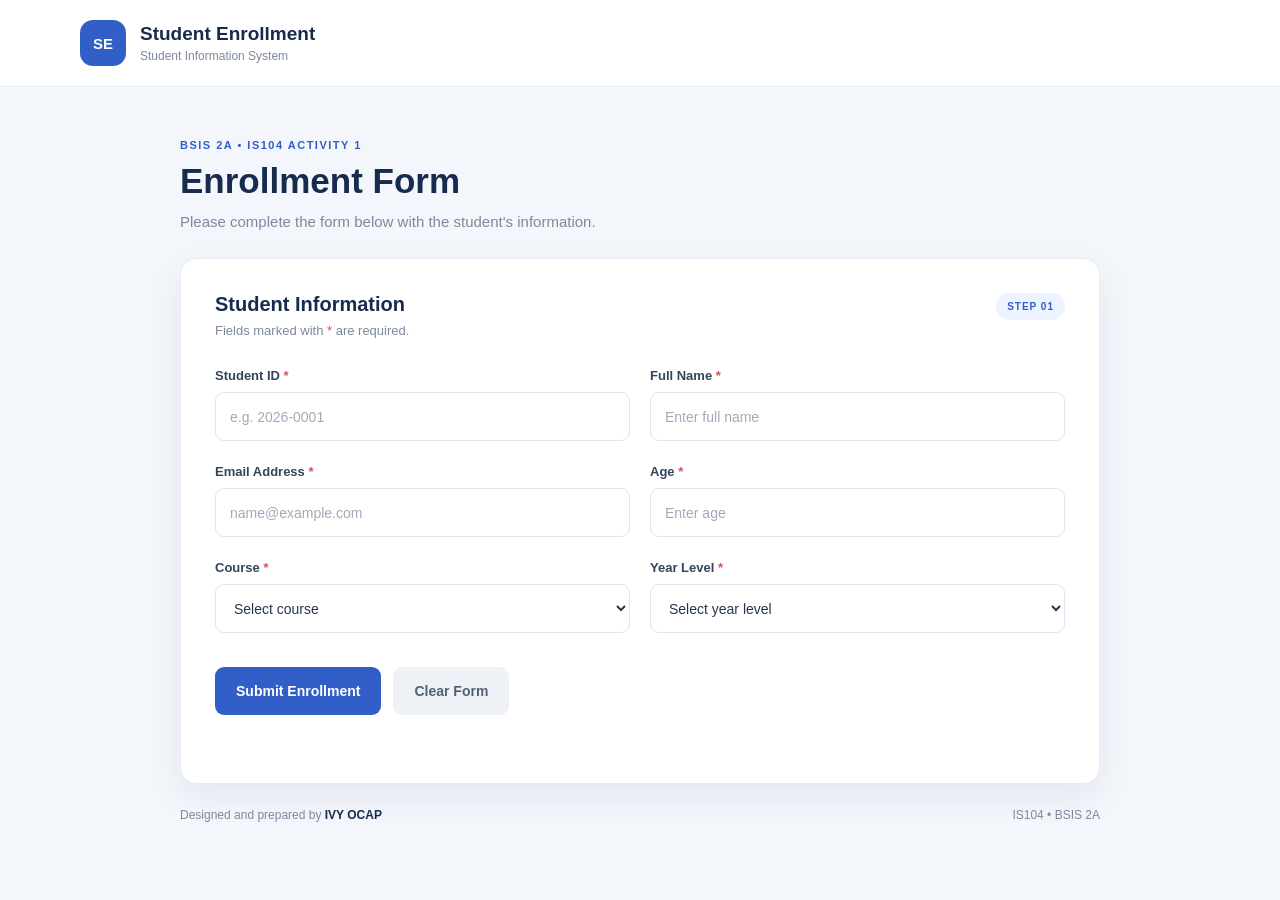
<file: index.html>
<!DOCTYPE html>
<html lang="en">
<head>
  <meta charset="UTF-8">
  <meta name="viewport" content="width=device-width, initial-scale=1.0">
  <title>Student Enrollment Form | Ivy Ocap</title>
  <link rel="stylesheet" href="style.css">
</head>
<body>
  <header class="topbar">
    <div class="brand-mark">SE</div>
    <div>
      <h1>Student Enrollment</h1>
      <p>Student Information System</p>
    </div>
  </header>

  <main class="page">
    <section class="intro">
      <p class="eyebrow">BSIS 2A • IS104 ACTIVITY 1</p>
      <h2>Enrollment Form</h2>
      <p class="description">Please complete the form below with the student's information.</p>
    </section>

    <section class="card">
      <div class="card-heading">
        <div>
          <h3>Student Information</h3>
          <p>Fields marked with <span class="required">*</span> are required.</p>
        </div>
        <span class="step">STEP 01</span>
      </div>

      <form id="enrollmentForm">
        <div class="form-grid">
          <div class="form-group">
            <label for="studentId">Student ID <span class="required">*</span></label>
            <input id="studentId" name="studentId" type="text" placeholder="e.g. 2026-0001" required>
          </div>

          <div class="form-group">
            <label for="fullName">Full Name <span class="required">*</span></label>
            <input id="fullName" name="fullName" type="text" placeholder="Enter full name" required>
          </div>

          <div class="form-group">
            <label for="email">Email Address <span class="required">*</span></label>
            <input id="email" name="email" type="email" placeholder="name@example.com" required>
          </div>

          <div class="form-group">
            <label for="age">Age <span class="required">*</span></label>
            <input id="age" name="age" type="number" min="1" max="100" placeholder="Enter age" required>
          </div>

          <div class="form-group">
            <label for="course">Course <span class="required">*</span></label>
            <select id="course" name="course" required>
              <option value="">Select course</option>
              <option>BS Information Systems</option>
              <option>BS Information Technology</option>
              <option>BS Computer Science</option>
              <option>BS Computer Engineering</option>
            </select>
          </div>

          <div class="form-group">
            <label for="yearLevel">Year Level <span class="required">*</span></label>
            <select id="yearLevel" name="yearLevel" required>
              <option value="">Select year level</option>
              <option>1st Year</option>
              <option>2nd Year</option>
              <option>3rd Year</option>
              <option>4th Year</option>
            </select>
          </div>
        </div>

        <div class="actions">
          <button class="submit-btn" type="submit">Submit Enrollment</button>
          <button class="clear-btn" type="reset">Clear Form</button>
        </div>
        <p id="formMessage" class="form-message" role="status"></p>
      </form>
    </section>

    <footer>
      <p>Designed and prepared by <strong>IVY OCAP</strong></p>
      <p>IS104 • BSIS 2A</p>
    </footer>
  </main>

  <script>
    const form = document.getElementById("enrollmentForm");
    const message = document.getElementById("formMessage");

    form.addEventListener("submit", function (event) {
      event.preventDefault();

      if (!form.checkValidity()) {
        form.reportValidity();
        return;
      }

      message.textContent = "Enrollment form submitted successfully!";
      message.classList.add("success");
    });

    form.addEventListener("reset", function () {
      message.textContent = "";
      message.classList.remove("success");
    });
  </script>
</body>
</html>
</file>
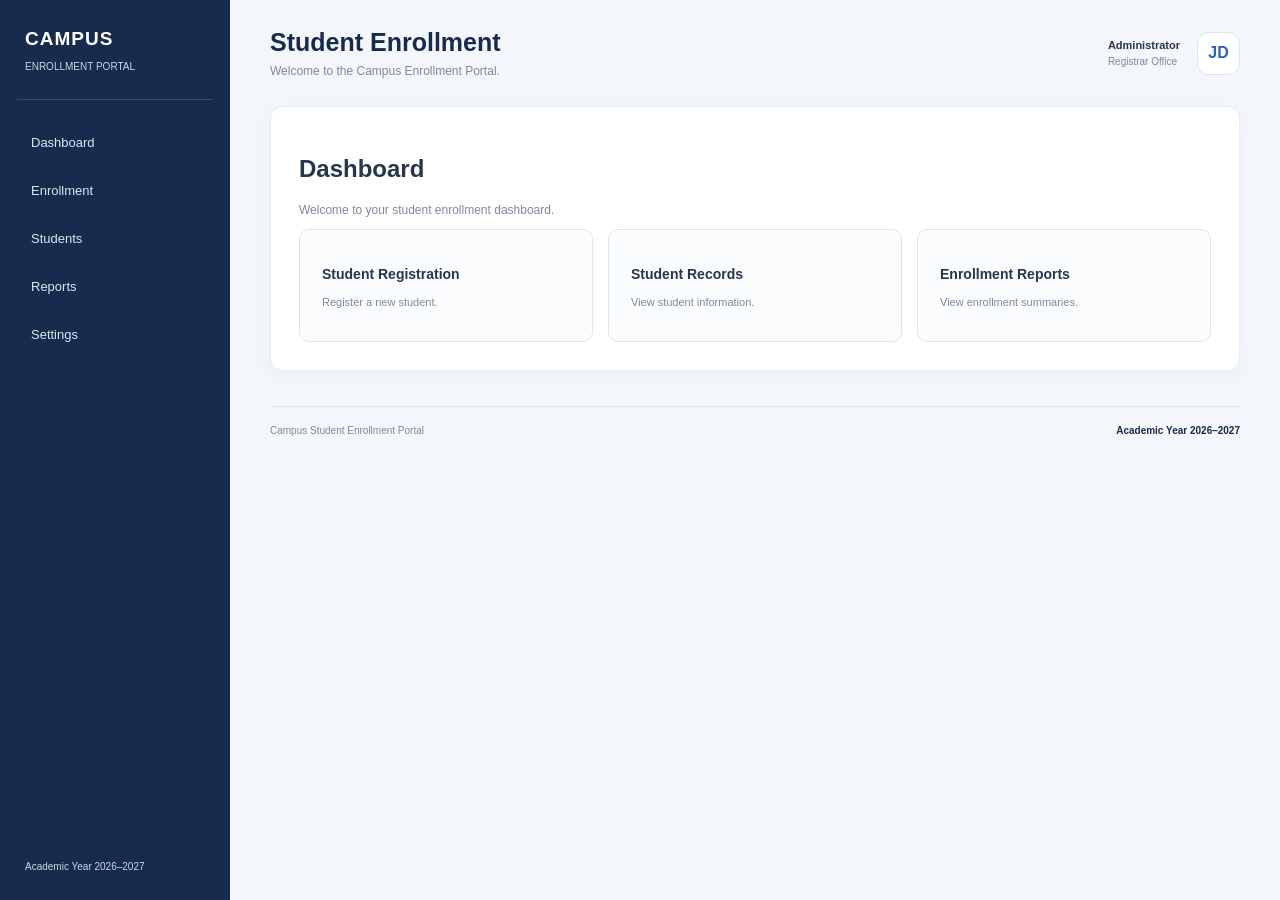
<file: BSIS-2A/Ocap_Ivy/Activity01/index.html>
<!DOCTYPE html><html lang="en">
<head>
    <meta charset="UTF-8">
    <meta name="viewport" content="width=device-width, initial-scale=1.0">
    <meta name="description" content="Campus Student Enrollment Portal">
    <title>Campus | Student Enrollment Portal</title>
    <link rel="stylesheet" href="style.css">
</head>
<body><div class="app-shell"><aside class="sidebar">
    <div class="brand">
        <h2>CAMPUS</h2>
        <span>ENROLLMENT PORTAL</span>
    </div>

    <nav class="nav-menu">
        <a href="#dashboard" class="nav-link">Dashboard</a>
        <a href="#enrollment" class="nav-link">Enrollment</a>
        <a href="#students" class="nav-link">Students</a>
        <a href="#reports" class="nav-link">Reports</a>
        <a href="#settings" class="nav-link">Settings</a>
    </nav>

    <div class="academic-year">
        Academic Year 2026–2027
    </div>
</aside>

<main class="main-area">

    <header class="topbar">
        <div>
            <h1>Student Enrollment</h1>
            <p>Welcome to the Campus Enrollment Portal.</p>
        </div>

        <div class="admin">
            <div>
                <strong>Administrator</strong>
                <span>Registrar Office</span>
            </div>
            <div class="avatar">JD</div>
        </div>
    </header>

    <!-- DASHBOARD -->
    <section id="dashboard" class="page">
        <div class="panel">
            <h2>Dashboard</h2>
            <p class="muted">Welcome to your student enrollment dashboard.</p>

            <div class="dashboard-cards">
                <a href="#enrollment" class="dashboard-card">
                    <h3>Student Registration</h3>
                    <p>Register a new student.</p>
                </a>

                <a href="#students" class="dashboard-card">
                    <h3>Student Records</h3>
                    <p>View student information.</p>
                </a>

                <a href="#reports" class="dashboard-card">
                    <h3>Enrollment Reports</h3>
                    <p>View enrollment summaries.</p>
                </a>
            </div>
        </div>
    </section>

    <!-- ENROLLMENT -->
    <section id="enrollment" class="page">
        <div class="panel">
            <div class="panel-heading">
                <h2>New Student Registration</h2>
                <p>Fields marked with <b>*</b> are required.</p>
            </div>

            <form action="#" method="get">

                <div class="form-grid">

                    <div class="field">
                        <label for="studentId">Student ID <b>*</b></label>
                        <input type="text" id="studentId"
                               name="studentId"
                               placeholder="Enter student ID" required>
                    </div>

                    <div class="field">
                        <label for="fullName">Full Name <b>*</b></label>
                        <input type="text" id="fullName"
                               name="fullName"
                               placeholder="Enter full name" required>
                    </div>

                    <div class="field">
                        <label for="email">Email Address <b>*</b></label>
                        <input type="email" id="email"
                               name="email"
                               placeholder="name@example.com" required>
                    </div>

                    <div class="field">
                        <label for="age">Age <b>*</b></label>
                        <input type="number" id="age"
                               name="age"
                               min="18"
                               placeholder="Enter age" required>
                    </div>

                    <div class="field">
                        <label for="course">Course <b>*</b></label>
                        <select id="course" name="course" required>
                            <option value="">Select course</option>
                            <option>BS Information Systems</option>
                            <option>BS Information Technology</option>
                        </select>
                    </div>

                    <div class="field">
                        <label for="year">Year Level <b>*</b></label>
                        <select id="year" name="year" required>
                            <option value="">Select year level</option>
                            <option>1st Year</option>
                            <option>2nd Year</option>
                            <option>3rd Year</option>
                            <option>4th Year</option>
                        </select>
                    </div>

                </div>

                <p class="form-help">
                    Please review the information before submitting.
                </p>

                <div class="form-actions">
                    <button type="reset" class="button button-light">
                        Clear Form
                    </button>

                    <button type="submit" class="button button-primary">
                        Submit Enrollment
                    </button>
                </div>

            </form>
        </div>
    </section>

    <!-- STUDENTS -->
    <section id="students" class="page">
        <div class="panel">
            <div class="panel-heading">
                <h2>Enrolled Students</h2>
                <p>Sample student records for Academic Year 2026–2027.</p>
            </div>

            <div class="table-wrap">
                <table>
                    <thead>
                        <tr>
                            <th>STUDENT ID</th>
                            <th>FULL NAME</th>
                            <th>EMAIL</th>
                            <th>COURSE</th>
                            <th>YEAR</th>
                            <th>STATUS</th>
                        </tr>
                    </thead>

                    <tbody>
                        <tr>
                            <td>2026-001</td>
                            <td>Juan Dela Cruz</td>
                            <td>juan@email.com</td>
                            <td>BSIS</td>
                            <td>1st</td>
                            <td><span class="status enrolled">Enrolled</span></td>
                        </tr>

                        <tr>
                            <td>2026-002</td>
                            <td>Maria Santos</td>
                            <td>maria@email.com</td>
                            <td>BSIT</td>
                            <td>2nd</td>
                            <td><span class="status enrolled">Enrolled</span></td>
                        </tr>

                        <tr>
                            <td>2026-003</td>
                            <td>Pedro Reyes</td>
                            <td>pedro@email.com</td>
                            <td>BSIS</td>
                            <td>1st</td>
                            <td><span class="status pending">Pending</span></td>
                        </tr>
                    </tbody>
                </table>
            </div>

            <p class="muted table-note">Showing 3 sample students.</p>
        </div>
    </section>

    <!-- REPORTS -->
    <section id="reports" class="page">
        <div class="panel">
            <div class="panel-heading">
                <h2>Enrollment Overview</h2>
                <p>Quick snapshot of sample registration records.</p>
            </div>

            <div class="stats-grid">
                <div class="stat-card">
                    <span>TOTAL STUDENTS</span>
                    <strong>128</strong>
                    <small>All registered students</small>
                </div>

                <div class="stat-card">
                    <span>ENROLLED</span>
                    <strong class="green">112</strong>
                    <small>87.5% of total</small>
                </div>

                <div class="stat-card">
                    <span>PENDING</span>
                    <strong class="orange">16</strong>
                    <small>Needs review</small>
                </div>
            </div>

            <div class="report-grid">
                <div>
                    <h3>Students by Year Level</h3>

                    <div class="bar-row">
                        <span>1st Year</span>
                        <div class="bar"><i style="width:100%"></i></div>
                        <b>42</b>
                    </div>

                    <div class="bar-row">
                        <span>2nd Year</span>
                        <div class="bar"><i style="width:85%"></i></div>
                        <b>36</b>
                    </div>

                    <div class="bar-row">
                        <span>3rd Year</span>
                        <div class="bar"><i style="width:71%"></i></div>
                        <b>30</b>
                    </div>

                    <div class="bar-row">
                        <span>4th Year</span>
                        <div class="bar"><i style="width:48%"></i></div>
                        <b>20</b>
                    </div>
                </div>

                <div>
                    <h3>Enrollment by Course</h3>

                    <div class="course-item">
                        <span>BS Information Systems</span>
                        <strong>76</strong>
                    </div>

                    <div class="course-item">
                        <span>BS Information Technology</span>
                        <strong>52</strong>
                    </div>
                </div>
            </div>
        </div>
    </section>

    <!-- SETTINGS -->
    <section id="settings" class="page">
        <div class="panel">
            <div class="panel-heading">
                <h2>Settings</h2>
                <p>Portal information and academic year.</p>
            </div>

            <div class="settings-content">
                <label for="portal">Portal Name</label>
                <input id="portal" type="text" value="CAMPUS" readonly>

                <label for="academic">Academic Year</label>
                <input id="academic" type="text"
                       value="2026–2027" readonly>

                <p class="muted">
                    Campus Student Enrollment Portal.
                    HTML and CSS demonstration.
                </p>
            </div>
        </div>
    </section>

    <footer>
        <span>Campus Student Enrollment Portal</span>
        <strong>Academic Year 2026–2027</strong>
    </footer>

</main>

</div></body>
</html>
</file>
<file: style.css>
* {
  box-sizing: border-box;
}

:root {
  --navy: #172b4d;
  --blue: #315fc7;
  --blue-dark: #244da8;
  --text: #26364d;
  --muted: #7d899b;
  --border: #dfe5ee;
  --background: #f3f6fb;
}

body {
  margin: 0;
  min-height: 100vh;
  background: var(--background);
  color: var(--text);
  font-family: Arial, Helvetica, sans-serif;
}

.topbar {
  display: flex;
  align-items: center;
  gap: 14px;
  padding: 20px max(6%, calc((100% - 1120px) / 2));
  background: #ffffff;
  border-bottom: 1px solid #e8edf4;
}

.brand-mark {
  display: grid;
  place-items: center;
  width: 46px;
  height: 46px;
  border-radius: 13px;
  background: var(--blue);
  color: #ffffff;
  font-size: 15px;
  font-weight: 800;
}

.topbar h1 {
  margin: 0 0 4px;
  color: var(--navy);
  font-size: 19px;
}

.topbar p {
  margin: 0;
  color: var(--muted);
  font-size: 12px;
}

.page {
  width: min(920px, 90%);
  margin: 52px auto 28px;
}

.intro {
  margin-bottom: 24px;
}

.eyebrow {
  margin: 0 0 10px;
  color: var(--blue);
  font-size: 11px;
  font-weight: 800;
  letter-spacing: 1.5px;
}

.intro h2 {
  margin: 0 0 9px;
  color: var(--navy);
  font-size: clamp(27px, 4vw, 35px);
}

.description {
  margin: 0;
  color: var(--muted);
  font-size: 15px;
  line-height: 1.6;
}

.card {
  padding: 34px;
  background: #ffffff;
  border: 1px solid #e8edf4;
  border-radius: 17px;
  box-shadow: 0 12px 35px rgba(23, 43, 77, 0.07);
}

.card-heading {
  display: flex;
  align-items: flex-start;
  justify-content: space-between;
  gap: 18px;
  margin-bottom: 30px;
}

.card-heading h3 {
  margin: 0 0 7px;
  color: var(--navy);
  font-size: 20px;
}

.card-heading p {
  margin: 0;
  color: var(--muted);
  font-size: 13px;
}

.step {
  padding: 8px 11px;
  border-radius: 20px;
  background: #edf3ff;
  color: var(--blue);
  font-size: 10px;
  font-weight: 800;
  letter-spacing: 1px;
}

.required {
  color: #d84b59;
}

.form-grid {
  display: grid;
  grid-template-columns: repeat(2, minmax(0, 1fr));
  gap: 23px 20px;
}

.form-group {
  display: flex;
  flex-direction: column;
  gap: 9px;
}

label {
  color: #34445c;
  font-size: 13px;
  font-weight: 700;
}

input,
select {
  width: 100%;
  min-height: 49px;
  padding: 0 14px;
  border: 1px solid var(--border);
  border-radius: 9px;
  outline: none;
  background: #ffffff;
  color: var(--text);
  font: inherit;
  font-size: 14px;
}

input::placeholder {
  color: #a1aaba;
}

input:focus,
select:focus {
  border-color: var(--blue);
  box-shadow: 0 0 0 3px rgba(49, 95, 199, 0.12);
}

.actions {
  display: flex;
  flex-wrap: wrap;
  gap: 12px;
  margin-top: 34px;
}

button {
  min-height: 48px;
  padding: 0 21px;
  border: 0;
  border-radius: 9px;
  cursor: pointer;
  font-size: 14px;
  font-weight: 700;
}

.submit-btn {
  background: var(--blue);
  color: #ffffff;
}

.submit-btn:hover {
  background: var(--blue-dark);
}

.clear-btn {
  background: #eef1f6;
  color: #536176;
}

.form-message {
  min-height: 18px;
  margin: 16px 0 0;
  font-size: 13px;
}

.form-message.success {
  color: #218653;
  font-weight: 700;
}

footer {
  display: flex;
  justify-content: space-between;
  gap: 12px;
  margin-top: 24px;
  color: var(--muted);
  font-size: 12px;
}

footer p {
  margin: 0;
}

footer strong {
  color: var(--navy);
}

@media (max-width: 620px) {
  .page {
    margin-top: 34px;
  }

  .card {
    padding: 23px 19px;
  }

  .form-grid {
    grid-template-columns: 1fr;
  }

  .card-heading {
    flex-direction: column;
  }

  footer {
    flex-direction: column;
  }
}
</file>
<file: BSIS-2A/Ocap_Ivy/Activity01/style.css>
* {
  box-sizing: border-box;
  }

:root {
--navy: #172b4d;
--blue: #315fc7;
--blue-dark: #244da8;
--text: #26364d;
--muted: #7d899b;
--border: #dfe5ee;
--background: #f3f6fb;
}

html {
scroll-behavior: smooth;
scroll-padding-top: 20px;
}

body {
margin: 0;
min-height: 100vh;
background: var(--background);
color: var(--text);
font-family: Arial, Helvetica, sans-serif;
}

/* MAIN LAYOUT */

.app-shell {
display: grid;
grid-template-columns: 230px minmax(0, 1fr);
min-height: 100vh;
}

/* SIDEBAR */

.sidebar {
position: sticky;
top: 0;
display: flex;
flex-direction: column;
height: 100vh;
padding: 28px 17px;
background: var(--navy);
color: white;
}

.brand {
padding: 0 8px 25px;
border-bottom: 1px solid rgba(255, 255, 255, .15);
}

.brand h2 {
margin: 0 0 6px;
font-size: 19px;
letter-spacing: 1px;
}

.brand span {
font-size: 10px;
color: #cbd6e5;
}

.nav-menu {
display: flex;
flex-direction: column;
gap: 7px;
padding-top: 22px;
}

.nav-link {
padding: 13px 14px;
border-radius: 8px;
color: #dce6f2;
text-decoration: none;
font-size: 13px;
transition: .2s ease;
}

.nav-link:hover,
.nav-link:focus {
background: #315b8b;
color: white;
}

.academic-year {
margin-top: auto;
padding: 18px 8px 0;
font-size: 10px;
color: #cbd6e5;
}

/* MAIN CONTENT */

.main-area {
min-width: 0;
padding: 28px 40px;
}

/* TOPBAR */

.topbar {
display: flex;
align-items: center;
justify-content: space-between;
gap: 20px;
max-width: 1160px;
margin: 0 auto 28px;
}

.topbar h1 {
margin: 0 0 7px;
color: var(--navy);
font-size: 25px;
}

.topbar p {
margin: 0;
color: var(--muted);
font-size: 12px;
}

.admin {
display: flex;
align-items: center;
gap: 17px;
}

.admin div:first-child {
display: flex;
flex-direction: column;
gap: 5px;
}

.admin strong {
font-size: 11px;
}

.admin span {
color: var(--muted);
font-size: 10px;
}

.avatar {
display: grid;
place-items: center;
width: 43px;
height: 43px;
border-radius: 12px;
background: white;
border: 1px solid var(--border);
color: var(--blue);
font-weight: bold;
}

/* PAGE SECTIONS */

.page {
display: none;
max-width: 1160px;
margin: 0 auto 28px;
scroll-margin-top: 20px;
}

.page:target {
display: block;
}

/* SHOW DASHBOARD BY DEFAULT */

body:not(:has(.page:target)) #dashboard {
display: block;
}

/* PANELS */

.panel {
padding: 28px;
background: white;
border: 1px solid #e8edf4;
border-radius: 13px;
box-shadow: 0 5px 20px rgba(23, 43, 77, .04);
}

.panel-heading {
margin-bottom: 25px;
padding-bottom: 18px;
border-bottom: 1px solid #edf0f4;
}

.panel-heading h2 {
margin: 0 0 8px;
color: var(--navy);
font-size: 19px;
}

.panel-heading p,
.muted {
color: var(--muted);
font-size: 12px;
}

.panel-heading p {
margin: 0;
}

b {
color: #d84b59;
}

/* ENROLLMENT FORM */

.form-grid {
display: grid;
grid-template-columns: repeat(2, minmax(0, 1fr));
gap: 24px 20px;
}

.field {
display: flex;
flex-direction: column;
gap: 9px;
}

.field label,
.settings-content label {
color: #34445c;
font-size: 12px;
font-weight: bold;
}

input,
select {
width: 100%;
min-width: 0;
min-height: 45px;
padding: 0 13px;
border: 1px solid var(--border);
border-radius: 8px;
background: white;
color: var(--text);
font: inherit;
font-size: 12px;
outline: none;
}

input:focus,
select:focus {
border-color: var(--blue);
box-shadow: 0 0 0 3px rgba(49, 95, 199, .12);
}

input::placeholder {
color: #a1aaba;
}

.form-help {
margin-top: 28px;
color: var(--muted);
font-size: 11px;
}

.form-actions {
display: flex;
justify-content: flex-end;
flex-wrap: wrap;
gap: 12px;
margin-top: 45px;
}

/* BUTTONS */

.button {
min-height: 43px;
padding: 0 21px;
border: 0;
border-radius: 8px;
cursor: pointer;
font-size: 12px;
font-weight: bold;
}

.button-primary {
background: var(--blue);
color: white;
}

.button-primary:hover {
background: var(--blue-dark);
}

.button-light {
background: #eef1f6;
color: #536176;
}

/* STUDENT TABLE */

.table-wrap {
width: 100%;
overflow-x: auto;
}

table {
width: 100%;
border-collapse: collapse;
white-space: nowrap;
}

th {
padding: 14px 12px;
background: #f1f5fb;
color: #526176;
font-size: 10px;
text-align: left;
}

td {
padding: 17px 12px;
border-bottom: 1px solid #edf0f4;
color: #425067;
font-size: 11px;
}

.status {
display: inline-block;
padding: 5px 10px;
border-radius: 20px;
font-size: 10px;
}

.enrolled {
background: #e5f8ed;
color: #218653;
}

.pending {
background: #fff3d9;
color: #a66a00;
}

.table-note {
margin-top: 20px;
}

/* DASHBOARD CARDS */

.dashboard-cards {
display: grid;
grid-template-columns: repeat(3, minmax(0, 1fr));
gap: 15px;
}

.dashboard-card {
display: block;
padding: 22px;
border: 1px solid var(--border);
border-radius: 10px;
background: #fbfcfe;
color: var(--text);
text-decoration: none;
transition: .2s ease;
}

.dashboard-card:hover {
border-color: var(--blue);
background: #f5f8ff;
}

.dashboard-card h3 {
font-size: 14px;
}

.dashboard-card p {
color: var(--muted);
font-size: 11px;
}

/* REPORT STATISTICS */

.stats-grid {
display: grid;
grid-template-columns: repeat(3, minmax(0, 1fr));
gap: 16px;
}

.stat-card {
display: flex;
flex-direction: column;
gap: 10px;
padding: 20px;
border: 1px solid var(--border);
border-radius: 10px;
}

.stat-card span {
color: #526176;
font-size: 10px;
font-weight: bold;
}

.stat-card strong {
color: var(--blue);
font-size: 28px;
}

.stat-card small {
color: var(--muted);
font-size: 10px;
}

.green {
color: #21965a !important;
}

.orange {
color: #d28a21 !important;
}

/* REPORT GRAPHS */

.report-grid {
display: grid;
grid-template-columns: 1.1fr .9fr;
gap: 35px;
margin-top: 35px;
}

.report-grid h3 {
font-size: 14px;
}

.bar-row {
display: grid;
grid-template-columns: 75px minmax(50px, 1fr) 25px;
align-items: center;
gap: 10px;
margin: 22px 0;
font-size: 11px;
}

.bar {
height: 10px;
overflow: hidden;
border-radius: 20px;
background: #e8edf6;
}

.bar i {
display: block;
height: 100%;
border-radius: 20px;
background: var(--blue);
}

.course-item {
display: flex;
justify-content: space-between;
gap: 12px;
margin: 23px 0;
font-size: 11px;
}

/* SETTINGS */

.settings-content {
display: flex;
flex-direction: column;
gap: 10px;
max-width: 500px;
}

.settings-content input {
margin-bottom: 12px;
}

/* FOOTER */

footer {
display: flex;
justify-content: space-between;
gap: 12px;
max-width: 1160px;
margin: 35px auto 0;
padding-top: 18px;
border-top: 1px solid var(--border);
color: var(--muted);
font-size: 10px;
}

footer strong {
color: var(--navy);
}

/* TABLET RESPONSIVE */

@media (max-width: 850px) {
.app-shell {
grid-template-columns: 190px minmax(0, 1fr);
}

.main-area {
    padding: 22px 18px;
}

.panel {
    padding: 22px;
}

}

/* MOBILE RESPONSIVE */

@media (max-width: 650px) {
.app-shell {
display: block;
}

.sidebar {
    position: relative;
    width: 100%;
    height: auto;
    padding: 15px;
}

.brand {
    padding: 0 5px 12px;
}

.nav-menu {
    flex-direction: row;
    overflow-x: auto;
    gap: 5px;
    padding-top: 10px;
}

.nav-link {
    flex: 0 0 auto;
    padding: 10px 12px;
    white-space: nowrap;
}

.academic-year {
    display: none;
}

.main-area {
    padding: 22px 14px;
}

.topbar {
    align-items: flex-start;
}

.topbar h1 {
    font-size: 21px;
}

.admin div:first-child {
    display: none;
}

.form-grid,
.stats-grid,
.report-grid,
.dashboard-cards {
    grid-template-columns: 1fr;
}

.panel {
    padding: 22px 16px;
}

.form-actions {
    margin-top: 35px;
}

.form-actions .button {
    flex: 1;
}

footer {
    flex-direction: column;
}

}
</file>
